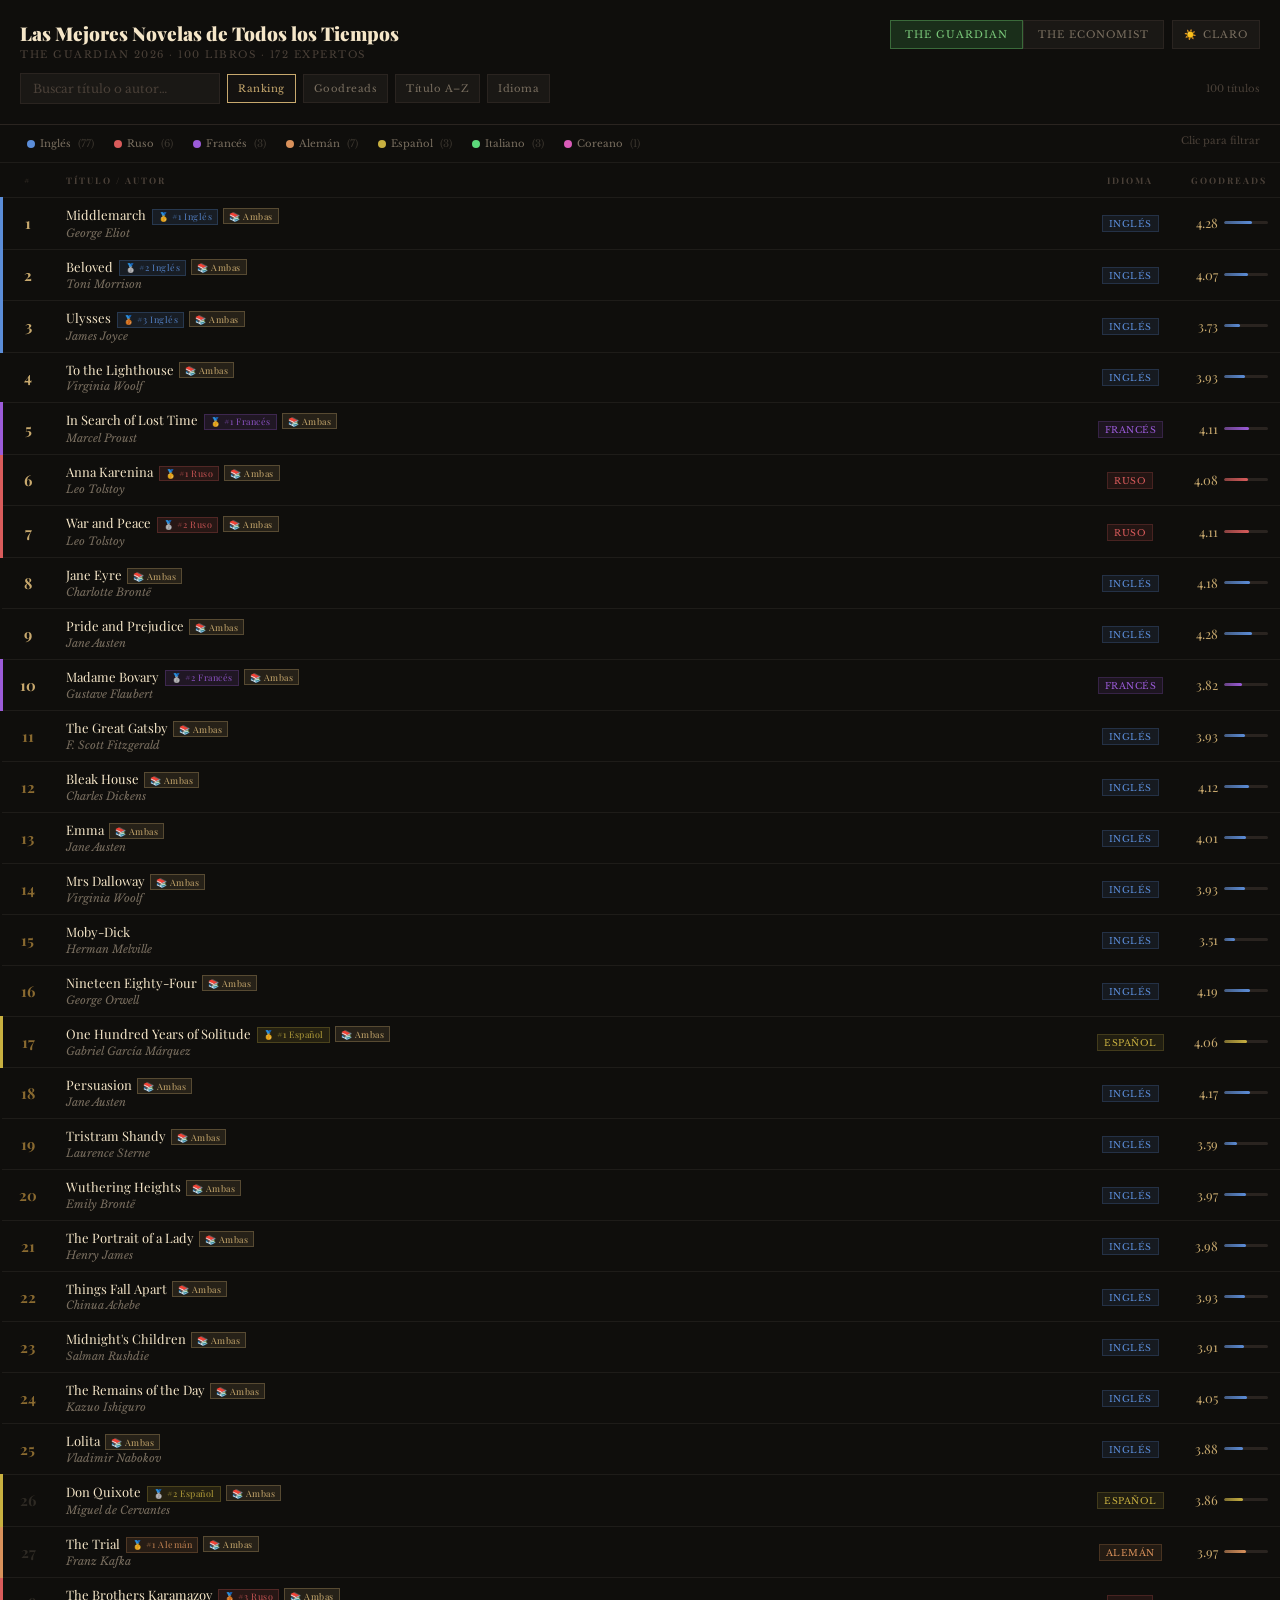
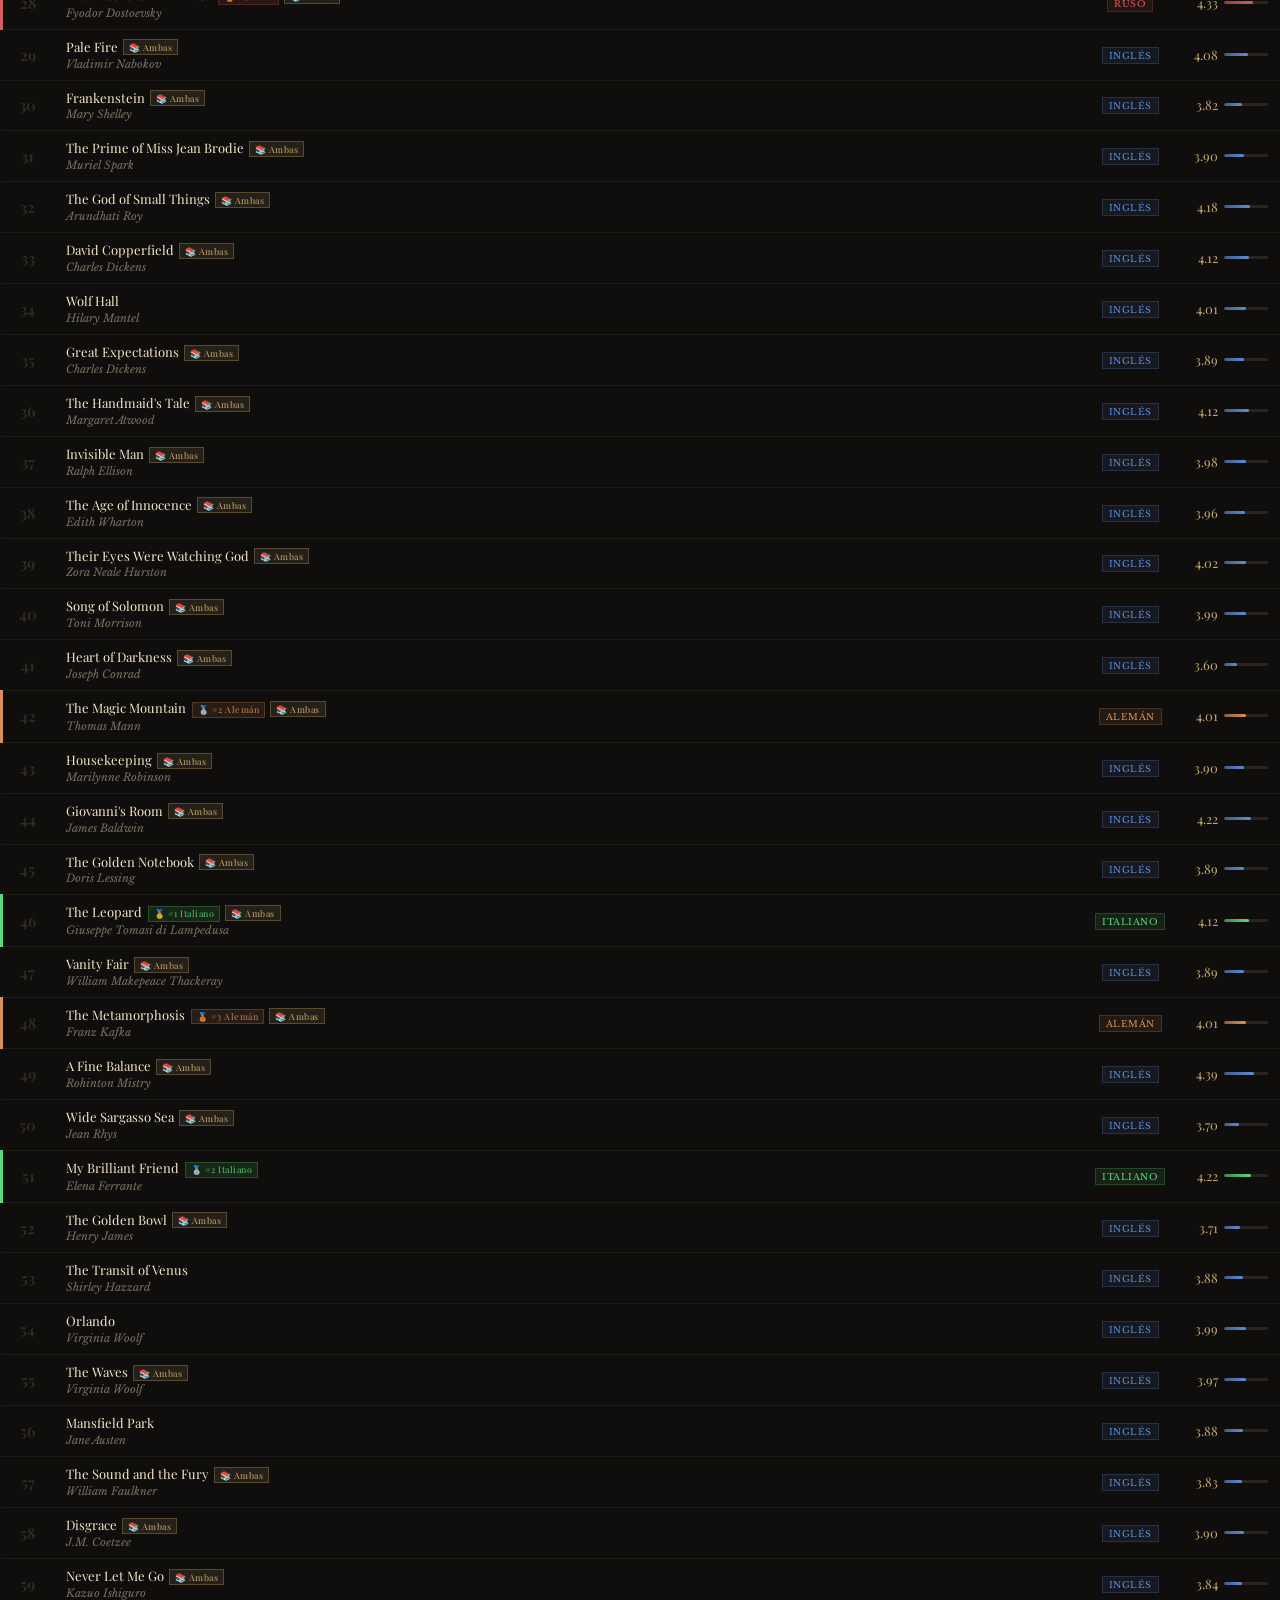
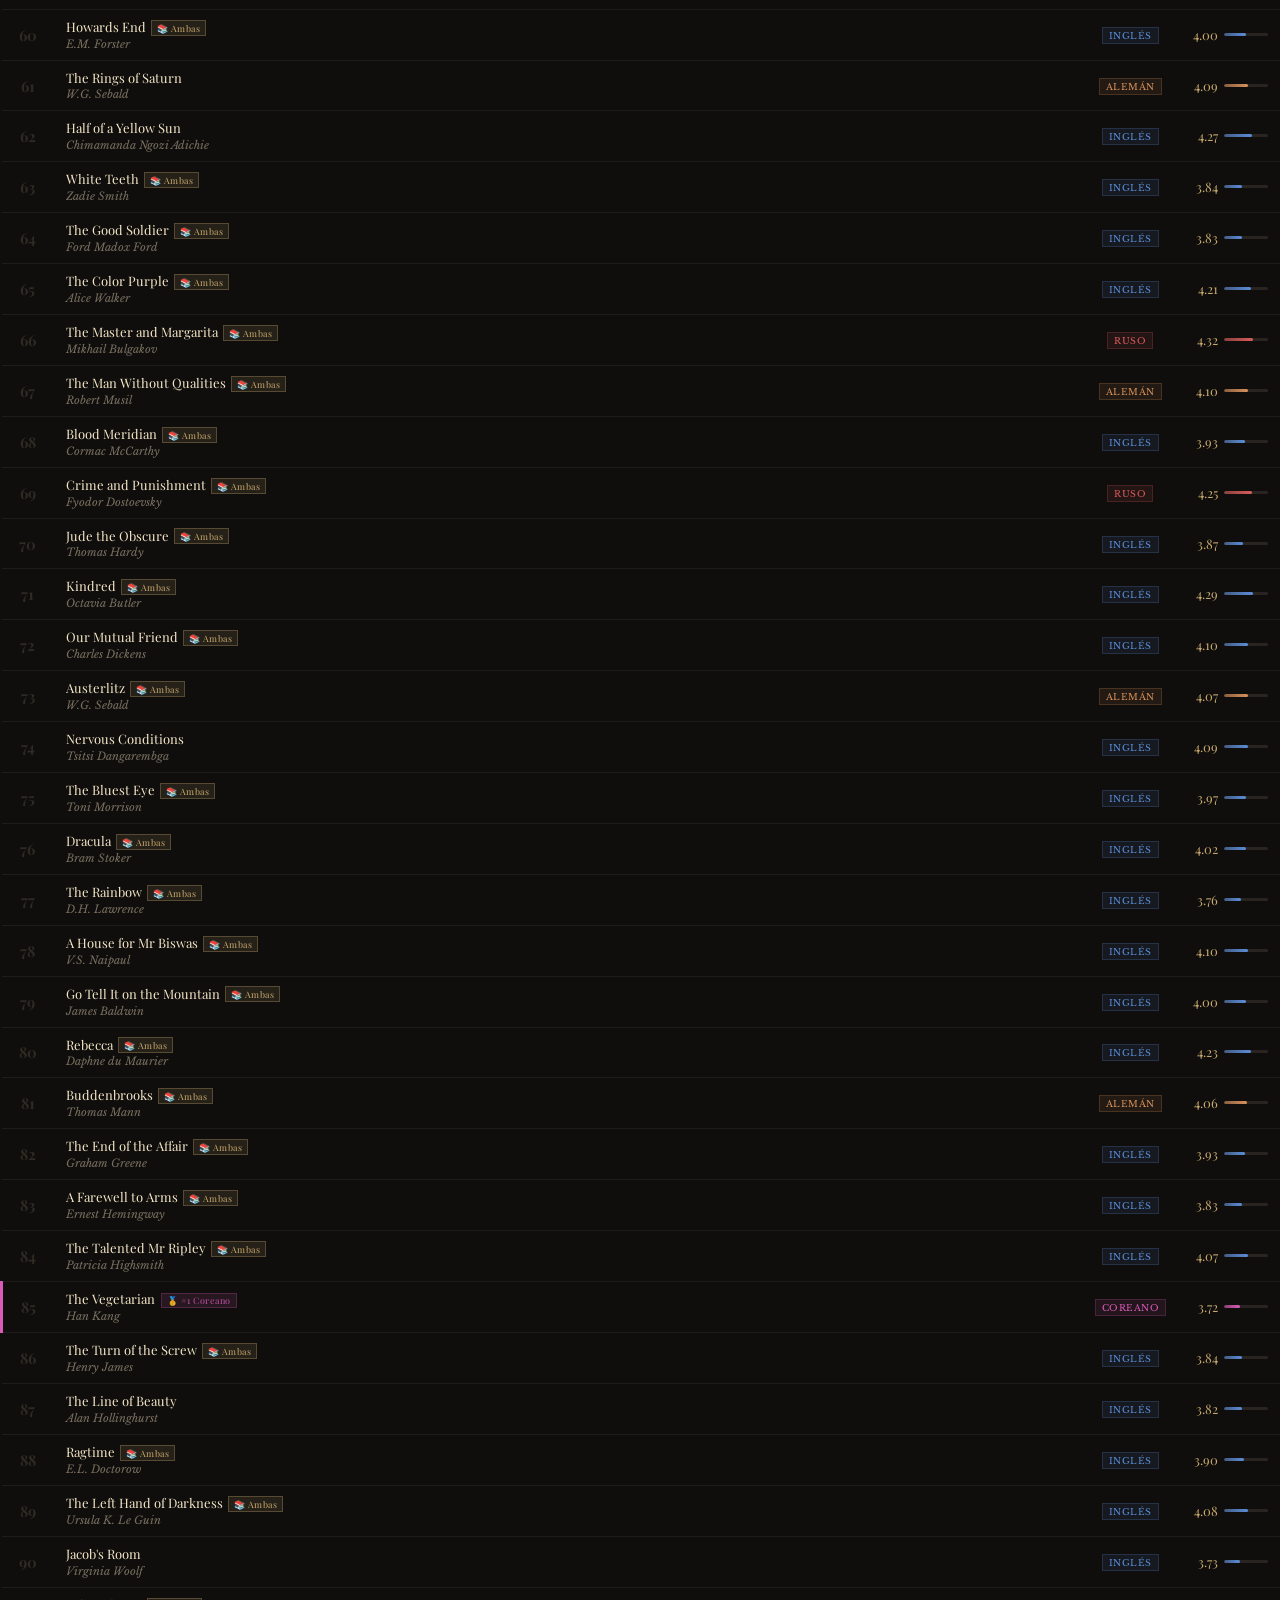
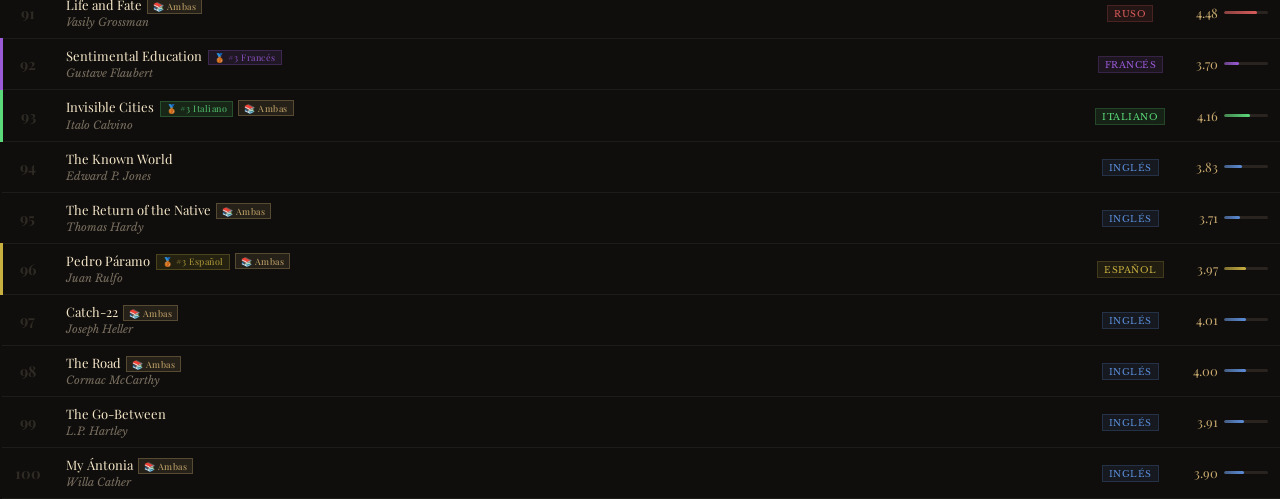
<file: legacy/index-2026-05.html>
<!DOCTYPE html>
<html lang="es">
<head>
<meta charset="UTF-8">
<meta name="viewport" content="width=device-width, initial-scale=1.0">
<title>Grandes Novelas · Guardian & Economist</title>
<style>
@import url('https://fonts.googleapis.com/css2?family=Playfair+Display:wght@400;700;900&family=Libre+Baskerville:ital,wght@0,400;0,700;1,400&display=swap');
*{box-sizing:border-box;margin:0;padding:0}
body.dark{--bg:#0f0e0c;--bg2:#1a1815;--bg3:#141210;--border:#2a2420;--border2:#1e1c19;--text:#e8e0d0;--text2:#7a6f60;--text3:#4a4038;--accent:#c8a96e;--accent2:#8a6a30;--heading:#f5e6c8;--muted:#2e2a24;--src-g:#3a6a3a;--src-e:#3a4a6a}
body.light{--bg:#faf8f4;--bg2:#f0ece4;--bg3:#f5f2ec;--border:#ddd8ce;--border2:#e8e4dc;--text:#2a2218;--text2:#7a6a58;--text3:#b0a898;--accent:#8a5a18;--accent2:#c8a96e;--heading:#1a1208;--muted:#c8c0b4;--src-g:#2a5a2a;--src-e:#2a3a5a}
body{background:var(--bg);color:var(--text);font-family:'Libre Baskerville',serif;min-height:100vh;font-size:13px;transition:background .25s,color .25s}
.header{padding:20px 20px 12px;border-bottom:1px solid var(--border);background:var(--bg);position:sticky;top:0;z-index:10;transition:background .25s,border-color .25s}
.header-row1{display:flex;align-items:flex-start;justify-content:space-between;gap:12px;margin-bottom:12px}
.titles h1{font-family:'Playfair Display',serif;font-size:19px;font-weight:900;color:var(--heading);margin-bottom:2px}
.titles p{font-size:10px;color:var(--text3);letter-spacing:1.5px;text-transform:uppercase}
.header-row2{display:flex;gap:7px;flex-wrap:wrap;align-items:center;margin-bottom:8px}
.header-row3{display:flex;gap:7px;flex-wrap:wrap;align-items:center}

/* Source toggle */
.src-btns{display:flex;gap:0;flex-shrink:0}
.src-btn{padding:7px 14px;font-family:'Libre Baskerville',serif;font-size:10px;letter-spacing:1px;text-transform:uppercase;cursor:pointer;border:1px solid var(--border);background:var(--bg2);color:var(--text2);transition:all .2s}
.src-btn:first-child{border-radius:0}
.src-btn.active-g{background:#1a2e1a;color:#7ac87a;border-color:#3a6a3a}
body.light .src-btn.active-g{background:#e8f4e8;color:#2a6a2a;border-color:#5a9a5a}
.src-btn.active-e{background:#1a1e2e;color:#7a9ac8;border-color:#3a4a6a}
body.light .src-btn.active-e{background:#e8ecf4;color:#2a3a7a;border-color:#4a5a9a}

/* Controls */
.search-box{background:var(--bg2);border:1px solid var(--border);color:var(--text);padding:7px 12px;font-family:'Libre Baskerville',serif;font-size:12px;width:200px;outline:none;transition:border-color .2s,background .25s}
.search-box:focus{border-color:var(--accent)}
.search-box::placeholder{color:var(--text3)}
.btn{background:var(--bg2);border:1px solid var(--border);color:var(--text2);padding:7px 10px;font-family:'Libre Baskerville',serif;font-size:10px;cursor:pointer;transition:all .2s;letter-spacing:.5px;white-space:nowrap}
.btn:hover,.btn.active{background:var(--bg3);color:var(--accent);border-color:var(--accent)}
.count{font-size:10px;color:var(--text3);margin-left:auto}

/* Theme toggle */
.theme-btn{display:flex;align-items:center;gap:6px;background:var(--bg2);border:1px solid var(--border);padding:6px 11px;cursor:pointer;font-family:'Libre Baskerville',serif;font-size:10px;color:var(--text2);letter-spacing:1px;text-transform:uppercase;transition:all .2s;white-space:nowrap}
.theme-btn:hover{border-color:var(--accent);color:var(--accent)}

/* Legend */
.legend{display:flex;gap:6px;flex-wrap:wrap;padding:9px 20px;border-bottom:1px solid var(--border2);background:var(--bg);transition:background .25s,border-color .25s}
.legend-item{display:flex;align-items:center;gap:5px;font-size:10px;color:var(--text2);cursor:pointer;padding:2px 6px;border:1px solid transparent;transition:all .15s}
.legend-item:hover,.legend-item.active{border-color:var(--border);color:var(--accent)}
.dot{width:8px;height:8px;border-radius:50%;flex-shrink:0}
.legend-hint{font-size:10px;color:var(--text3);margin-left:auto}

/* Table */
table{width:100%;border-collapse:collapse}
thead th{font-family:'Playfair Display',serif;font-size:9px;letter-spacing:2px;text-transform:uppercase;color:var(--text3);padding:11px 12px;border-bottom:1px solid var(--border2);text-align:left;cursor:pointer;user-select:none;white-space:nowrap;background:var(--bg);transition:color .2s,background .25s}
thead th:hover{color:var(--accent)}
thead th.sorted{color:var(--accent)}
thead th:first-child{width:52px;text-align:center}
th.right,td.right{text-align:center}
th.rtime{width:80px}
th.goodreads{width:100px}
th.lang{width:85px}
tbody tr{border-bottom:1px solid var(--border2);transition:background .1s}
tbody tr:hover{background:var(--bg3)}
tbody tr.top3-row{border-left:3px solid var(--lc,#888)}
td{padding:9px 12px;vertical-align:middle}

.rank{text-align:center;font-family:'Playfair Display',serif;font-size:15px;font-weight:700;color:var(--muted)}
.rank.t10{color:var(--accent)}
.rank.t25{color:var(--accent2)}

.t-title{font-family:'Playfair Display',serif;font-size:13px;color:var(--heading);line-height:1.3}
.t-author{font-size:11px;color:var(--text2);font-style:italic;margin-top:1px}
.badge{display:inline-flex;align-items:center;gap:3px;font-size:9px;padding:1px 5px;margin-left:6px;letter-spacing:.5px;vertical-align:middle;opacity:.9}
.both-badge{font-size:9px;padding:1px 5px;margin-left:5px;background:rgba(200,169,110,.12);color:var(--accent);border:1px solid rgba(200,169,110,.3);vertical-align:middle;letter-spacing:.5px}

.lang-tag{display:inline-block;font-size:9px;padding:2px 6px;letter-spacing:.5px;text-transform:uppercase}

.gr-wrap{display:inline-flex;align-items:center;gap:6px;justify-content:center}
.gr-num{font-family:'Playfair Display',serif;font-size:13px;color:var(--accent);min-width:28px;text-align:right}
.bar-bg{background:var(--border);height:3px;width:44px;border-radius:2px;overflow:hidden}
.bar-fill{height:100%;border-radius:2px}

.rt{font-family:'Playfair Display',serif;font-size:12px;color:var(--text2);text-align:center}

.no-results{padding:40px;text-align:center;color:var(--text3);font-style:italic}
</style>
</head>
<body class="dark">

<div class="header">
  <div class="header-row1">
    <div class="titles">
      <h1>Las Mejores Novelas de Todos los Tiempos</h1>
      <p id="subtitle">The Guardian 2026 · 100 libros · 172 expertos</p>
    </div>
    <div style="display:flex;gap:8px;flex-shrink:0;flex-wrap:wrap;justify-content:flex-end">
      <div class="src-btns">
        <button class="src-btn active-g" id="btn-g" onclick="setSource('g')">The Guardian</button>
        <button class="src-btn" id="btn-e" onclick="setSource('e')">The Economist</button>
      </div>
      <button class="theme-btn" onclick="toggleTheme()"><span id="t-icon">☀️</span><span id="t-label">Claro</span></button>
    </div>
  </div>
  <div class="header-row2">
    <input class="search-box" type="text" id="search" placeholder="Buscar título o autor…" oninput="render()">
    <button class="btn active" id="btn-rank" onclick="setSort('rank')">Ranking</button>
    <button class="btn" id="btn-rating" onclick="setSort('rating')">Goodreads</button>
    <button class="btn" id="btn-title" onclick="setSort('title')">Título A–Z</button>
    <button class="btn" id="btn-lang" onclick="setSort('lang')">Idioma</button>
    <button class="btn" id="btn-rt" onclick="setSort('rt')" style="display:none">Lectura</button>
    <span class="count" id="count">— títulos</span>
  </div>
</div>
<div class="legend" id="legend"></div>

<table>
  <thead>
    <tr>
      <th onclick="setSort('rank')">#</th>
      <th onclick="setSort('title')">Título / Autor</th>
      <th class="lang right" onclick="setSort('lang')">Idioma</th>
      <th class="goodreads right" onclick="setSort('rating')">Goodreads</th>
      <th class="rtime right" id="th-rt" onclick="setSort('rt')" style="display:none">Lectura</th>
    </tr>
  </thead>
  <tbody id="tbody"></tbody>
</table>
<div class="no-results" id="no-results" style="display:none">Sin resultados.</div>

<script>
const LANGS={
  en:{label:'Inglés',  color:'#5b8dd9'},
  ru:{label:'Ruso',    color:'#d95b5b'},
  fr:{label:'Francés', color:'#9b5bd9'},
  de:{label:'Alemán',  color:'#d9915b'},
  es:{label:'Español', color:'#c8b040'},
  it:{label:'Italiano',color:'#5bd97a'},
  ko:{label:'Coreano', color:'#d95bb8'},
  ja:{label:'Japonés', color:'#e8a0b0'},
  el:{label:'Griego',  color:'#60c8c0'},
  la:{label:'Latín',   color:'#a8987a'},
  ot:{label:'Otros',   color:'#888888'},
};
const MEDALS=['🥇','🥈','🥉'];

// Guardian: [rank, title, author, rating, lang]
const G=[
[1,"Middlemarch","George Eliot",4.28,'en'],
[2,"Beloved","Toni Morrison",4.07,'en'],
[3,"Ulysses","James Joyce",3.73,'en'],
[4,"To the Lighthouse","Virginia Woolf",3.93,'en'],
[5,"In Search of Lost Time","Marcel Proust",4.11,'fr'],
[6,"Anna Karenina","Leo Tolstoy",4.08,'ru'],
[7,"War and Peace","Leo Tolstoy",4.11,'ru'],
[8,"Jane Eyre","Charlotte Brontë",4.18,'en'],
[9,"Pride and Prejudice","Jane Austen",4.28,'en'],
[10,"Madame Bovary","Gustave Flaubert",3.82,'fr'],
[11,"The Great Gatsby","F. Scott Fitzgerald",3.93,'en'],
[12,"Bleak House","Charles Dickens",4.12,'en'],
[13,"Emma","Jane Austen",4.01,'en'],
[14,"Mrs Dalloway","Virginia Woolf",3.93,'en'],
[15,"Moby-Dick","Herman Melville",3.51,'en'],
[16,"Nineteen Eighty-Four","George Orwell",4.19,'en'],
[17,"One Hundred Years of Solitude","Gabriel García Márquez",4.06,'es'],
[18,"Persuasion","Jane Austen",4.17,'en'],
[19,"Tristram Shandy","Laurence Sterne",3.59,'en'],
[20,"Wuthering Heights","Emily Brontë",3.97,'en'],
[21,"The Portrait of a Lady","Henry James",3.98,'en'],
[22,"Things Fall Apart","Chinua Achebe",3.93,'en'],
[23,"Midnight's Children","Salman Rushdie",3.91,'en'],
[24,"The Remains of the Day","Kazuo Ishiguro",4.05,'en'],
[25,"Lolita","Vladimir Nabokov",3.88,'en'],
[26,"Don Quixote","Miguel de Cervantes",3.86,'es'],
[27,"The Trial","Franz Kafka",3.97,'de'],
[28,"The Brothers Karamazov","Fyodor Dostoevsky",4.33,'ru'],
[29,"Pale Fire","Vladimir Nabokov",4.08,'en'],
[30,"Frankenstein","Mary Shelley",3.82,'en'],
[31,"The Prime of Miss Jean Brodie","Muriel Spark",3.90,'en'],
[32,"The God of Small Things","Arundhati Roy",4.18,'en'],
[33,"David Copperfield","Charles Dickens",4.12,'en'],
[34,"Wolf Hall","Hilary Mantel",4.01,'en'],
[35,"Great Expectations","Charles Dickens",3.89,'en'],
[36,"The Handmaid's Tale","Margaret Atwood",4.12,'en'],
[37,"Invisible Man","Ralph Ellison",3.98,'en'],
[38,"The Age of Innocence","Edith Wharton",3.96,'en'],
[39,"Their Eyes Were Watching God","Zora Neale Hurston",4.02,'en'],
[40,"Song of Solomon","Toni Morrison",3.99,'en'],
[41,"Heart of Darkness","Joseph Conrad",3.60,'en'],
[42,"The Magic Mountain","Thomas Mann",4.01,'de'],
[43,"Housekeeping","Marilynne Robinson",3.90,'en'],
[44,"Giovanni's Room","James Baldwin",4.22,'en'],
[45,"The Golden Notebook","Doris Lessing",3.89,'en'],
[46,"The Leopard","Giuseppe Tomasi di Lampedusa",4.12,'it'],
[47,"Vanity Fair","William Makepeace Thackeray",3.89,'en'],
[48,"The Metamorphosis","Franz Kafka",4.01,'de'],
[49,"A Fine Balance","Rohinton Mistry",4.39,'en'],
[50,"Wide Sargasso Sea","Jean Rhys",3.70,'en'],
[51,"My Brilliant Friend","Elena Ferrante",4.22,'it'],
[52,"The Golden Bowl","Henry James",3.71,'en'],
[53,"The Transit of Venus","Shirley Hazzard",3.88,'en'],
[54,"Orlando","Virginia Woolf",3.99,'en'],
[55,"The Waves","Virginia Woolf",3.97,'en'],
[56,"Mansfield Park","Jane Austen",3.88,'en'],
[57,"The Sound and the Fury","William Faulkner",3.83,'en'],
[58,"Disgrace","J.M. Coetzee",3.90,'en'],
[59,"Never Let Me Go","Kazuo Ishiguro",3.84,'en'],
[60,"Howards End","E.M. Forster",4.00,'en'],
[61,"The Rings of Saturn","W.G. Sebald",4.09,'de'],
[62,"Half of a Yellow Sun","Chimamanda Ngozi Adichie",4.27,'en'],
[63,"White Teeth","Zadie Smith",3.84,'en'],
[64,"The Good Soldier","Ford Madox Ford",3.83,'en'],
[65,"The Color Purple","Alice Walker",4.21,'en'],
[66,"The Master and Margarita","Mikhail Bulgakov",4.32,'ru'],
[67,"The Man Without Qualities","Robert Musil",4.10,'de'],
[68,"Blood Meridian","Cormac McCarthy",3.93,'en'],
[69,"Crime and Punishment","Fyodor Dostoevsky",4.25,'ru'],
[70,"Jude the Obscure","Thomas Hardy",3.87,'en'],
[71,"Kindred","Octavia Butler",4.29,'en'],
[72,"Our Mutual Friend","Charles Dickens",4.10,'en'],
[73,"Austerlitz","W.G. Sebald",4.07,'de'],
[74,"Nervous Conditions","Tsitsi Dangarembga",4.09,'en'],
[75,"The Bluest Eye","Toni Morrison",3.97,'en'],
[76,"Dracula","Bram Stoker",4.02,'en'],
[77,"The Rainbow","D.H. Lawrence",3.76,'en'],
[78,"A House for Mr Biswas","V.S. Naipaul",4.10,'en'],
[79,"Go Tell It on the Mountain","James Baldwin",4.00,'en'],
[80,"Rebecca","Daphne du Maurier",4.23,'en'],
[81,"Buddenbrooks","Thomas Mann",4.06,'de'],
[82,"The End of the Affair","Graham Greene",3.93,'en'],
[83,"A Farewell to Arms","Ernest Hemingway",3.83,'en'],
[84,"The Talented Mr Ripley","Patricia Highsmith",4.07,'en'],
[85,"The Vegetarian","Han Kang",3.72,'ko'],
[86,"The Turn of the Screw","Henry James",3.84,'en'],
[87,"The Line of Beauty","Alan Hollinghurst",3.82,'en'],
[88,"Ragtime","E.L. Doctorow",3.90,'en'],
[89,"The Left Hand of Darkness","Ursula K. Le Guin",4.08,'en'],
[90,"Jacob's Room","Virginia Woolf",3.73,'en'],
[91,"Life and Fate","Vasily Grossman",4.48,'ru'],
[92,"Sentimental Education","Gustave Flaubert",3.70,'fr'],
[93,"Invisible Cities","Italo Calvino",4.16,'it'],
[94,"The Known World","Edward P. Jones",3.83,'en'],
[95,"The Return of the Native","Thomas Hardy",3.71,'en'],
[96,"Pedro Páramo","Juan Rulfo",3.97,'es'],
[97,"Catch-22","Joseph Heller",4.01,'en'],
[98,"The Road","Cormac McCarthy",4.00,'en'],
[99,"The Go-Between","L.P. Hartley",3.91,'en'],
[100,"My Ántonia","Willa Cather",3.90,'en'],
];

// Economist: [rank, title, author, rating, lang, readMins]
const E=[
[1,"One Hundred Years of Solitude","Gabriel García Márquez",4.06,'es',460],
[2,"The Great Gatsby","F. Scott Fitzgerald",3.93,'en',171],
[3,"Ulysses","James Joyce",3.73,'en',894],
[4,"The Catcher in the Rye","J.D. Salinger",3.80,'en',276],
[5,"Nineteen Eighty-Four","George Orwell",4.19,'en',335],
[6,"In Search of Lost Time","Marcel Proust",4.11,'fr',4547],
[7,"Lolita","Vladimir Nabokov",3.88,'en',365],
[8,"To Kill a Mockingbird","Harper Lee",4.27,'en',335],
[9,"Moby Dick","Herman Melville",3.51,'en',719],
[10,"Pride and Prejudice","Jane Austen",4.28,'en',435],
[11,"Wuthering Heights","Emily Brontë",3.97,'en',397],
[12,"Don Quixote","Miguel de Cervantes",3.86,'es',1434],
[13,"Crime and Punishment","Fyodor Dostoevsky",4.25,'ru',688],
[14,"Anna Karenina","Leo Tolstoy",4.08,'ru',1176],
[15,"The Grapes of Wrath","John Steinbeck",3.99,'en',625],
[16,"War and Peace","Leo Tolstoy",4.11,'ru',1868],
[17,"The Lord of the Rings","J.R.R. Tolkien",4.51,'en',1873],
[18,"Catch-22","Joseph Heller",4.01,'en',633],
[19,"Madame Bovary","Gustave Flaubert",3.82,'fr',396],
[20,"Jane Eyre","Charlotte Brontë",4.18,'en',625],
[21,"The Sound and the Fury","William Faulkner",3.83,'en',314],
[22,"Alice's Adventures in Wonderland","Lewis Carroll",4.02,'en',99],
[23,"Middlemarch","George Eliot",4.28,'en',1065],
[24,"Adventures of Huckleberry Finn","Mark Twain",3.84,'en',380],
[25,"Heart of Darkness","Joseph Conrad",3.60,'en',137],
[26,"Beloved","Toni Morrison",4.07,'en',319],
[27,"The Divine Comedy","Dante Alighieri",4.07,'it',372],
[28,"Invisible Man","Ralph Ellison",3.98,'en',718],
[29,"The Odyssey","Homer",4.03,'el',442],
[30,"Frankenstein","Mary Shelley",3.82,'en',256],
[31,"The Stranger","Albert Camus",3.99,'fr',117],
[32,"The Brothers Karamazov","Fyodor Dostoevsky",4.33,'ru',1180],
[33,"Great Expectations","Charles Dickens",3.89,'en',625],
[34,"The Bible","-",4.50,'ot',2467],
[35,"To the Lighthouse","Virginia Woolf",3.93,'en',233],
[36,"Mrs Dalloway","Virginia Woolf",3.93,'en',222],
[37,"The Iliad","Homer",3.89,'el',641],
[38,"Midnight's Children","Salman Rushdie",3.91,'en',814],
[39,"The Trial","Franz Kafka",3.97,'de',289],
[40,"On the Road","Jack Kerouac",3.76,'en',446],
[41,"The Master and Margarita","Mikhail Bulgakov",4.32,'ru',496],
[42,"Brave New World","Aldous Huxley",3.99,'en',199],
[43,"The Magic Mountain","Thomas Mann",4.01,'de',1107],
[44,"Gulliver's Travels","Jonathan Swift",3.69,'en',350],
[45,"David Copperfield","Charles Dickens",4.12,'en',1193],
[46,"Les Misérables","Victor Hugo",4.21,'fr',1895],
[47,"Gone with the Wind","Margaret Mitchell",4.28,'en',1397],
[48,"The Sun Also Rises","Ernest Hemingway",3.74,'en',237],
[49,"Their Eyes Were Watching God","Zora Neale Hurston",4.02,'en',206],
[50,"Things Fall Apart","Chinua Achebe",3.93,'en',214],
[51,"The Color Purple","Alice Walker",4.21,'en',248],
[52,"The Red and the Black","Stendhal",3.77,'fr',656],
[53,"A Passage to India","E.M. Forster",3.87,'en',349],
[54,"Slaughterhouse-Five","Kurt Vonnegut",4.10,'en',192],
[55,"Lord of the Flies","William Golding",3.69,'en',211],
[56,"Absalom, Absalom!","William Faulkner",3.80,'en',420],
[57,"Rebecca","Daphne du Maurier",4.23,'en',485],
[58,"The Scarlet Letter","Nathaniel Hawthorne",3.42,'en',290],
[59,"Tristram Shandy","Laurence Sterne",3.59,'en',587],
[60,"The Diary of a Young Girl","Anne Frank",4.16,'de',357],
[61,"Silent Spring","Rachel Carson",4.16,'en',278],
[62,"The Little Prince","Antoine de Saint-Exupéry",4.30,'fr',54],
[63,"The Portrait of a Lady","Henry James",3.98,'en',400],
[64,"Candide","Voltaire",3.77,'fr',130],
[65,"Little Women","Louisa May Alcott",4.09,'en',652],
[66,"One Thousand and One Nights","-",3.94,'ot',319],
[67,"As I Lay Dying","William Faulkner",3.74,'en',194],
[68,"A Portrait of the Artist as a Young Man","James Joyce",3.76,'en',293],
[69,"Native Son","Richard Wright",3.97,'en',526],
[70,"The Handmaid's Tale","Margaret Atwood",4.12,'en',334],
[71,"Walden","Henry David Thoreau",3.84,'en',257],
[72,"Vanity Fair","William Makepeace Thackeray",3.89,'en',1018],
[73,"The Hitchhiker's Guide to the Galaxy","Douglas Adams",4.22,'en',175],
[74,"Animal Farm","George Orwell",3.98,'en',106],
[75,"The Aeneid","Virgil",3.91,'la',369],
[76,"In Cold Blood","Truman Capote",4.09,'en',435],
[77,"Robinson Crusoe","Daniel Defoe",3.52,'en',413],
[78,"The Bell Jar","Sylvia Plath",4.01,'en',218],
[79,"For Whom the Bell Tolls","Ernest Hemingway",3.83,'en',619],
[80,"Oedipus the King","Sophocles",4.02,'el',57],
[81,"The Old Man and the Sea","Ernest Hemingway",3.82,'en',89],
[82,"Tess of the d'Urbervilles","Thomas Hardy",3.83,'en',510],
[83,"Hamlet","William Shakespeare",4.03,'en',107],
[84,"Faust","Johann Wolfgang von Goethe",3.89,'de',329],
[85,"Dracula","Bram Stoker",4.02,'en',548],
[86,"The Prince","Niccolo Machiavelli",3.89,'it',177],
[87,"A Clockwork Orange","Anthony Burgess",4.01,'en',217],
[88,"The Age of Innocence","Edith Wharton",3.96,'en',348],
[89,"Leaves of Grass","Walt Whitman",4.14,'en',416],
[90,"Pale Fire","Vladimir Nabokov",4.08,'en',261],
[91,"Tom Jones","Henry Fielding",3.67,'en',1179],
[92,"The Picture of Dorian Gray","Oscar Wilde",4.10,'en',273],
[93,"The Tin Drum","Günter Grass",3.99,'de',790],
[94,"The Golden Notebook","Doris Lessing",3.89,'en',843],
[95,"Emma","Jane Austen",4.01,'en',565],
[96,"Waiting for Godot","Samuel Beckett",3.93,'fr',52],
[97,"The Leopard","Giuseppe Tomasi di Lampedusa",4.12,'it',298],
[98,"One Flew Over the Cuckoo's Nest","Ken Kesey",4.20,'en',415],
[99,"Charlotte's Web","E.B. White",4.19,'en',132],
[100,"All Quiet on the Western Front","Erich Maria Remarque",4.17,'de',266],
[101,"Fictions","Jorge Luis Borges",4.50,'es',149],
[102,"The Big Sleep","Raymond Chandler",3.98,'en',227],
[103,"The Canterbury Tales","Geoffrey Chaucer",3.84,'en',814],
[104,"Treasure Island","Robert Louis Stevenson",3.85,'en',239],
[105,"The Count of Monte Cristo","Alexandre Dumas",4.30,'fr',1547],
[106,"Fahrenheit 451","Ray Bradbury",3.99,'en',163],
[107,"Paradise Lost","John Milton",3.82,'en',278],
[108,"The Name of the Rose","Umberto Eco",4.14,'it',653],
[109,"The Idiot","Fyodor Dostoevsky",4.20,'ru',815],
[110,"Dune","Frank Herbert",4.27,'en',539],
[111,"Essays","Michel de Montaigne",4.05,'fr',1327],
[112,"Love in the Time of Cholera","Gabriel García Márquez",3.90,'es',511],
[113,"Wide Sargasso Sea","Jean Rhys",3.70,'en',175],
[114,"The Unbearable Lightness of Being","Milan Kundera",4.15,'ot',289],
[115,"The Stories of Anton Chekhov","Anton Chekhov",4.35,'ru',102],
[116,"A Farewell to Arms","Ernest Hemingway",3.83,'en',314],
[117,"The Good Soldier","Ford Madox Ford",3.83,'en',261],
[118,"My Ántonia","Willa Cather",3.90,'en',259],
[119,"Under the Volcano","Malcolm Lowry",3.83,'en',455],
[120,"On the Origin of Species","Charles Darwin",4.15,'en',529],
[121,"Complete Tales and Poems of Edgar Allan Poe","Edgar Allan Poe",4.20,'en',932],
[122,"The Hound of the Baskervilles","Arthur Conan Doyle",4.11,'en',208],
[123,"The Metamorphosis","Franz Kafka",4.01,'de',53],
[124,"Journey to the End of the Night","Louis-Ferdinand Céline",3.82,'fr',570],
[125,"Sons and Lovers","D.H. Lawrence",3.70,'en',544],
[126,"First Folio","William Shakespeare",4.20,'en',2730],
[127,"The Wind in the Willows","Kenneth Grahame",4.03,'en',205],
[128,"The Heart Is a Lonely Hunter","Carson McCullers",4.22,'en',426],
[129,"Doctor Zhivago","Boris Pasternak",4.02,'ru',754],
[130,"The Second Sex","Simone de Beauvoir",4.11,'fr',971],
[131,"Rabbit, Run","John Updike",3.66,'en',366],
[132,"Fathers and Sons","Ivan Turgenev",4.07,'ru',276],
[133,"The Castle","Franz Kafka",3.97,'de',372],
[134,"Harry Potter and the Philosopher's Stone","J.K. Rowling",4.47,'en',292],
[135,"The Plague","Albert Camus",3.97,'fr',319],
[136,"Dead Souls","Nikolai Gogol",4.01,'ru',483],
[137,"Song of Solomon","Toni Morrison",3.99,'en',320],
[138,"Antigone","Sophocles",4.00,'el',53],
[139,"Lord Jim","Joseph Conrad",3.80,'en',443],
[140,"The Autobiography of Malcolm X","Alex Haley",4.29,'en',463],
[141,"The Maltese Falcon","Dashiell Hammett",3.98,'en',245],
[142,"The Republic","Plato",4.07,'el',436],
[143,"The Interpretation of Dreams","Sigmund Freud",3.93,'de',698],
[144,"The Man Without Qualities","Robert Musil",4.10,'de',1820],
[145,"Demons","Fyodor Dostoevsky",4.19,'ru',820],
[146,"Orlando: A Biography","Virginia Woolf",3.99,'en',239],
[147,"Steppenwolf","Hermann Hesse",4.00,'de',221],
[148,"Confessions","St. Augustine",4.10,'la',383],
[149,"Buddenbrooks","Thomas Mann",4.06,'de',792],
[150,"The House of Mirth","Edith Wharton",3.97,'en',441],
[151,"Portnoy's Complaint","Philip Roth",3.69,'en',262],
[152,"The Spy Who Came in from the Cold","John le Carré",4.13,'en',228],
[153,"Doctor Faustus","Thomas Mann",3.90,'de',359],
[154,"The Talented Mr. Ripley","Patricia Highsmith",4.07,'en',303],
[155,"The Tale of Genji","Murasaki Shikibu",3.50,'ja',338],
[156,"I Know Why the Caged Bird Sings","Maya Angelou",4.14,'en',302],
[157,"The Three Musketeers","Alexandre Dumas",4.10,'fr',775],
[158,"Howards End","E.M. Forster",4.00,'en',372],
[159,"The Call of the Wild","Jack London",3.90,'en',116],
[160,"The Long Goodbye","Raymond Chandler",4.07,'en',320],
[161,"Bleak House","Charles Dickens",4.12,'en',1188],
[162,"An American Tragedy","Theodore Dreiser",3.69,'en',1109],
[163,"Light in August","William Faulkner",3.84,'en',483],
[164,"The Woman in White","Wilkie Collins",4.11,'en',826],
[165,"Winnie the Pooh","A.A. Milne",4.25,'en',79],
[166,"All the King's Men","Robert Penn Warren",4.01,'en',761],
[167,"The House of the Spirits","Isabel Allende",4.21,'es',486],
[168,"Tender Is the Night","F. Scott Fitzgerald",3.72,'en',378],
[169,"The Double Helix","James D. Watson",3.96,'en',130],
[170,"Franz Kafka: The Complete Stories","Franz Kafka",4.23,'de',486],
[171,"Fear and Loathing in Las Vegas","Hunter S. Thompson",3.97,'en',193],
[172,"Blood Meridian","Cormac McCarthy",3.93,'en',376],
[173,"Uncle Tom's Cabin","Harriet Beecher Stowe",3.84,'en',613],
[174,"Brideshead Revisited","Evelyn Waugh",4.11,'en',367],
[175,"A Confederacy of Dunces","John Kennedy Toole",4.07,'en',418],
[176,"A Room of One's Own","Virginia Woolf",4.13,'en',152],
[177,"The Complete Stories of Flannery O'Connor","Flannery O'Connor",4.18,'en',553],
[178,"The Shining","Stephen King",4.26,'en',563],
[179,"Watership Down","Richard Adams",4.10,'en',523],
[180,"The Structure of Scientific Revolutions","Thomas Kuhn",3.95,'en',298],
[181,"The Adventures of Augie March","Saul Bellow",3.82,'en',765],
[182,"Gravity's Rainbow","Thomas Pynchon",3.88,'en',1031],
[183,"The Jungle","Upton Sinclair",3.75,'en',180],
[184,"Lady Chatterley's Lover","D.H. Lawrence",3.65,'en',403],
[185,"The Time Machine","H.G. Wells",3.85,'en',118],
[186,"The Remains of the Day","Kazuo Ishiguro",4.05,'en',242],
[187,"One Day in the Life of Ivan Denisovich","Aleksandr Solzhenitsyn",4.05,'ru',167],
[188,"The Hobbit","J.R.R. Tolkien",4.28,'en',336],
[189,"Poems of Emily Dickinson","Emily Dickinson",4.28,'en',120],
[190,"The Secret History","Donna Tartt",4.18,'en',637],
[191,"The Prime of Miss Jean Brodie","Muriel Spark",3.90,'en',131],
[192,"The Moviegoer","Walker Percy",3.70,'en',660],
[193,"The Gulag Archipelago","Aleksandr Solzhenitsyn",4.46,'ru',2200],
[194,"Nostromo","Joseph Conrad",3.85,'en',578],
[195,"And Then There Were None","Agatha Christie",4.24,'en',198],
[196,"Communist Manifesto","Karl Marx & Friedrich Engels",3.91,'de',48],
[197,"Herzog","Saul Bellow",3.74,'en',425],
[198,"The Waste Land","T.S. Eliot",3.88,'en',26],
[199,"A Wizard of Earthsea","Ursula K. Le Guin",4.19,'en',235],
[200,"The Awakening","Kate Chopin",3.76,'en',224],
[201,"Gargantua and Pantagruel","François Rabelais",3.59,'fr',1077],
[202,"U.S.A. Trilogy","John Dos Passos",3.97,'en',1033],
[203,"A Wrinkle In Time","Madeleine L'Engle",4.12,'en',182],
[204,"A House for Mr. Biswas","V.S. Naipaul",4.10,'en',694],
[205,"Decameron","Giovanni Boccaccio",3.96,'it',1036],
[206,"A Tree Grows in Brooklyn","Betty Smith",4.28,'en',500],
[207,"Father Goriot","Honoré de Balzac",3.97,'fr',355],
[208,"The Ambassadors","Henry James",3.73,'en',550],
[209,"Atonement","Ian McEwan",3.95,'en',415],
[210,"The Lion, The Witch and the Wardrobe","C.S. Lewis",4.22,'en',136],
[211,"Dangerous Liaisons","Pierre Choderlos de Laclos",3.89,'fr',513],
[212,"Fairy Tales and Stories","Hans Christian Andersen",4.16,'ot',1144],
[213,"The Pickwick Papers","Charles Dickens",3.90,'en',1010],
[214,"Kim","Rudyard Kipling",3.74,'en',359],
[215,"Housekeeping","Marilynne Robinson",3.90,'en',209],
[216,"White Teeth","Zadie Smith",3.84,'en',612],
[217,"Collected Poems of W.B. Yeats","William Butler Yeats",4.31,'en',83],
[218,"Medea","Euripides",3.89,'el',80],
[219,"Of Mice and Men","John Steinbeck",3.89,'en',101],
[220,"War of the Worlds","H.G. Wells",3.90,'en',210],
[221,"The World According to Garp","John Irving",4.13,'en',645],
[222,"The Corrections","Jonathan Franzen",3.75,'en',644],
[223,"Atlas Shrugged","Ayn Rand",3.69,'en',1564],
[224,"Macbeth","William Shakespeare",3.98,'en',71],
[225,"The God of Small Things","Arundhati Roy",4.18,'en',347],
[226,"Tropic of Cancer","Henry Miller",3.40,'en',301],
[227,"The Stand","Stephen King",4.35,'en',1622],
[228,"Women in Love","D.H. Lawrence",3.65,'en',566],
[229,"The Adventures of Tom Sawyer","Mark Twain",3.92,'en',246],
[230,"Cold Comfort Farm","Stella Gibbons",4.02,'en',279],
[231,"Jude the Obscure","Thomas Hardy",3.87,'en',492],
[232,"The Once and Future King","T.H. White",4.17,'en',1056],
[233,"The Strange Case of Dr. Jekyll and Mr. Hyde","Robert Louis Stevenson",3.89,'en',96],
[234,"Babbitt","Sinclair Lewis",3.49,'en',419],
[235,"The Complete Sherlock Holmes","Arthur Conan Doyle",4.40,'en',2186],
[236,"Siddhartha","Hermann Hesse",4.07,'de',141],
[237,"A Tale of Two Cities","Charles Dickens",3.91,'en',463],
[238,"Lucky Jim","Kingsley Amis",3.78,'en',284],
[239,"Democracy in America","Alexis de Tocqueville",4.06,'fr',636],
[240,"The Charterhouse of Parma","Stendhal",3.84,'fr',411],
[241,"Molloy","Samuel Beckett",3.88,'fr',212],
[242,"The Good Soldier Svejk","Jaroslav Hašek",4.01,'ot',918],
[243,"Bonfire of the Vanities","Tom Wolfe",3.96,'en',829],
[244,"The Life of Samuel Johnson","James Boswell",3.94,'en',978],
[245,"Disgrace","J.M. Coetzee",3.90,'en',225],
[246,"American Pastoral","Philip Roth",3.97,'en',526],
[247,"Man's Fate","André Malraux",3.83,'fr',367],
[248,"Foundation","Isaac Asimov",4.20,'en',258],
[249,"Oedipus at Colonus","Sophocles",3.92,'el',101],
[250,"Oresteia","Aeschylus",3.96,'el',108],
[251,"If This Is a Man","Primo Levi",4.36,'it',454],
[252,"Neuromancer","William Gibson",3.98,'en',332],
[253,"The Mayor of Casterbridge","Thomas Hardy",3.82,'en',394],
[254,"The Amazing Adventures of Kavalier and Clay","Michael Chabon",4.16,'en',793],
[255,"Nausea","Jean Paul Sartre",3.90,'fr',272],
[256,"Confessions of Zeno","Italo Svevo",3.75,'it',545],
[257,"The Things They Carried","Tim O'Brien",4.21,'en',235],
[258,"King Lear","William Shakespeare",4.02,'en',82],
[259,"Go Tell It on the Mountain","James Baldwin",4.00,'en',280],
[260,"Giovanni's Room","James Baldwin",4.22,'en',175],
[261,"The Murder of Roger Ackroyd","Agatha Christie",4.21,'en',246],
[262,"The Counterfeiters","André Gide",3.69,'fr',247],
[263,"A Sentimental Education","Gustave Flaubert",3.70,'fr',499],
[264,"Are You There God? It's Me, Margaret","Judy Blume",3.97,'en',105],
[265,"Ivanhoe","Sir Walter Scott",3.71,'en',606],
[266,"Possession","A.S. Byatt",3.87,'en',600],
[267,"Of Human Bondage","W. Somerset Maugham",4.02,'en',875],
[268,"The Chronicles of Narnia","C.S. Lewis",4.34,'en',1156],
[269,"Anne of Green Gables","L.M. Montgomery",4.27,'en',352],
[270,"The Turn of the Screw","Henry James",3.84,'en',151],
[271,"The Godfather","Mario Puzo",4.00,'en',261],
[272,"If on a Winter's Night a Traveller","Italo Calvino",4.07,'it',526],
[273,"The Adventures of Oliver Twist","Charles Dickens",3.91,'en',534],
[274,"Twenty Thousand Leagues Under the Sea","Jules Verne",3.96,'fr',359],
[275,"Stranger in a Strange Land","Robert A. Heinlein",3.98,'en',387],
[276,"The Left Hand of Darkness","Ursula K. Le Guin",4.08,'en',282],
[277,"The Wind-Up Bird Chronicle","Haruki Murakami",4.10,'ja',847],
[278,"Brighton Rock","Graham Greene",3.91,'en',311],
[279,"Epic of Gilgamesh","-",3.87,'ot',67],
[280,"A Prayer for Owen Meany","John Irving",4.32,'en',822],
[281,"The Haunting of Hill House","Shirley Jackson",4.03,'en',199],
[282,"Thus Spake Zarathustra","Friedrich Nietzsche",3.95,'de',380],
[283,"Oblomov","Ivan Goncharov",3.95,'ru',207],
[284,"Winesburg, Ohio","Sherwood Anderson",3.88,'en',257],
[285,"The End of the Affair","Graham Greene",3.93,'en',224],
[286,"Persuasion","Jane Austen",4.17,'en',288],
[287,"The Sea, The Sea","Iris Murdoch",3.59,'en',606],
[288,"The Flowers of Evil","Charles Baudelaire",4.11,'fr',36],
[289,"The Sorrows of Young Werther","Johann Wolfgang von Goethe",3.73,'de',152],
[290,"A Room With a View","E.M. Forster",4.05,'en',232],
[291,"The Stories of John Cheever","John Cheever",4.01,'en',215],
[292,"Do Androids Dream of Electric Sheep?","Philip K. Dick",4.00,'en',224],
[293,"Invisible Cities","Italo Calvino",4.16,'it',93],
[294,"The Good Earth","Pearl S. Buck",3.93,'en',368],
[295,"A Season in Hell","Arthur Rimbaud",3.97,'fr',36],
[296,"At Swim Two-Birds","Flann O'Brien",3.78,'en',291],
[297,"The Moonstone","Wilkie Collins",4.06,'en',660],
[298,"Pedro Páramo","Juan Rulfo",3.97,'es',53],
[299,"The Lover","Marguerite Duras",3.93,'fr',95],
[300,"The Joy Luck Club","Amy Tan",4.05,'en',279],
[301,"The Road","Cormac McCarthy",4.00,'en',215],
[302,"Hunger","Knut Hamsun",3.90,'ot',215],
[303,"Infinite Jest","David Foster Wallace",3.92,'en',1819],
[304,"Labyrinths","Jorge Luis Borges",4.50,'es',285],
[305,"White Noise","Don DeLillo",3.84,'en',324],
[306,"Look Homeward, Angel","Thomas Wolfe",3.85,'en',743],
[307,"I, Claudius","Robert Graves",4.22,'en',530],
[308,"The Alchemist","Paulo Coelho",3.87,'ot',171],
[309,"The Tempest","William Shakespeare",3.99,'en',88],
[310,"Memoirs of Hadrian","Marguerite Yourcenar",4.18,'fr',124],
[311,"The Poems of Robert Frost","Robert Frost",4.23,'en',95],
[312,"The Histories of Herodotus","Herodotus",4.01,'el',828],
[313,"Darkness at Noon","Arthur Koestler",3.96,'de',263],
[314,"The Confessions of Jean-Jacques Rousseau","Jean-Jacques Rousseau",3.84,'fr',904],
[315,"Mahabharata","Vyasa",3.98,'ot',170],
[316,"Children's and Household Tales","Brothers Grimm",4.13,'de',583],
[317,"A Vindication of the Rights of Woman","Mary Wollstonecraft",3.93,'en',298],
[318,"The Red Badge of Courage","Stephen Crane",3.43,'en',164],
[319,"Nightwood","Djuna Barnes",3.80,'en',189],
[320,"East of Eden","John Steinbeck",4.54,'en',788],
[321,"Berlin Alexanderplatz","Alfred Döblin",3.86,'de',306],
[322,"Naked Lunch","William S. Burroughs",3.23,'en',315],
[323,"Money","Martin Amis",3.93,'en',520],
[324,"A Doll's House","Henrik Ibsen",3.97,'ot',98],
[325,"Finnegans Wake","James Joyce",3.50,'en',729],
[326,"Out of Africa","Isak Dinesen",3.87,'en',93],
[327,"The Tartar Steppe","Dino Buzzati",4.05,'it',83],
[328,"The Old Wives' Tale","Arnold Bennett",3.74,'en',732],
[329,"The Wonderful Wizard of Oz","L. Frank Baum",3.97,'en',142],
[330,"Metamorphoses","Ovid",4.07,'la',428],
[331,"The Elements of Style","William Strunk Jr. & E.B. White",4.12,'en',57],
[332,"The Mill on the Floss","George Eliot",3.93,'en',698],
[333,"Speak, Memory","Vladimir Nabokov",4.18,'en',276],
[334,"Zorba the Greek","Nikos Kazantzakis",4.17,'el',320],
[335,"A Bend in the River","V.S. Naipaul",3.85,'en',357],
[336,"A Good Man Is Hard to Find","Flannery O'Connor",3.96,'en',263],
[337,"Pippi Longstocking","Astrid Lindgren",4.15,'ot',86],
[338,"Cry, the Beloved Country","Alan Paton",3.99,'en',279],
[339,"Leviathan","Thomas Hobbes",3.77,'en',721],
[340,"Let Us Now Praise Famous Men","James Agee",3.96,'en',361],
[341,"Ragtime","E.L. Doctorow",3.90,'en',263],
[342,"His Dark Materials","Philip Pullman",4.34,'en',1364],
[343,"Clarissa","Samuel Richardson",3.47,'en',1033],
[344,"Pensées","Blaise Pascal",4.10,'fr',380],
[345,"A Suitable Boy","Vikram Seth",4.30,'en',2097],
[346,"Relativity","Albert Einstein",4.00,'de',62],
[347,"Sophie's Choice","William Styron",3.96,'en',94],
[348,"Death of Virgil","Hermann Broch",3.51,'de',491],
[349,"Germinal","Émile Zola",4.10,'fr',604],
[350,"The Power and the Glory","Graham Greene",3.96,'en',314],
[351,"The General Theory of Employment","John Maynard Keynes",3.85,'en',401],
[352,"The Last of the Mohicans","James Fenimore Cooper",3.59,'en',505],
[353,"Pilgrim's Progress","John Bunyan",3.72,'en',204],
[354,"The Day of the Locust","Nathanael West",3.65,'en',146],
[355,"Malone Dies","Samuel Beckett",3.88,'fr',158],
[356,"Homage to Catalonia","George Orwell",4.12,'en',254],
[357,"The Complete Works of Plato","Plato",4.21,'el',200],
[358,"A Dance to the Music of Time","Anthony Powell",4.17,'en',2840],
[359,"A Brief History of Time","Stephen Hawking",4.19,'en',192],
[360,"Le Morte d'Arthur","Thomas Malory",3.78,'en',573],
[361,"The Secret Garden","Frances Hodgson Burnett",4.14,'en',280],
[362,"Stories of Ernest Hemingway","Ernest Hemingway",4.07,'en',199],
[363,"Rabbit Redux","John Updike",3.56,'en',471],
[364,"The Daughter of Time","Josephine Tey",4.22,'en',180],
[365,"The Princess of Cleves","Madame de La Fayette",3.64,'fr',215],
[366,"Ethan Frome","Edith Wharton",3.54,'en',126],
[367,"Zen and the Art of Motorcycle Maintenance","Robert M. Pirsig",3.80,'en',512],
[368,"Our Mutual Friend","Charles Dickens",4.10,'en',1094],
[369,"The Shipping News","Annie Proulx",3.77,'en',326],
[370,"The Decline and Fall of the Roman Empire","Edward Gibbon",3.98,'en',5335],
[371,"I Capture the Castle","Dodie Smith",4.15,'en',445],
[372,"A Christmas Carol","Charles Dickens",4.11,'en',105],
[373,"The Electric Kool-Aid Acid Test","Tom Wolfe",3.98,'en',399],
[374,"The Bacchae","Euripides",4.03,'el',67],
[375,"2001: A Space Odyssey","Arthur C. Clarke",4.06,'en',187],
[376,"Black Lamb and Grey Falcon","Rebecca West",4.22,'en',1177],
[377,"Rabbit Is Rich","John Updike",3.53,'en',577],
[378,"The Crying of Lot 49","Thomas Pynchon",3.73,'en',161],
[379,"The Waves","Virginia Woolf",3.97,'en',229],
[380,"Regeneration","Pat Barker",3.96,'en',270],
[381,"The Feminine Mystique","Betty Friedan",4.05,'en',488],
[382,"Wings of the Dove","Henry James",3.72,'en',277],
[383,"The Hunchback of Notre-Dame","Victor Hugo",4.03,'fr',653],
[384,"A Fine Balance","Rohinton Mistry",4.39,'en',745],
[385,"The Day of the Jackal","Frederick Forsyth",4.13,'en',416],
[386,"The Return of the Native","Thomas Hardy",3.71,'en',430],
[387,"Never Let Me Go","Kazuo Ishiguro",3.84,'en',322],
[388,"The Forsyte Saga","John Galsworthy",3.96,'en',375],
[389,"Nights at the Circus","Angela Carter",3.76,'en',385],
[390,"Meditations","Marcus Aurelius",4.28,'la',250],
[391,"The Brief Wondrous Life of Oscar Wao","Junot Diaz",3.99,'en',310],
[392,"The Poisonwood Bible","Barbara Kingsolver",4.20,'en',554],
[393,"The Rainbow","D.H. Lawrence",3.76,'en',630],
[394,"Kristin Lavransdatter","Sigrid Undset",4.27,'ot',1506],
[395,"Critique of Pure Reason","Immanuel Kant",3.77,'de',707],
[396,"Bonjour Tristesse","Françoise Sagan",3.78,'fr',28],
[397,"So Long, See You Tomorrow","William Maxwell",3.96,'en',186],
[398,"The Civil War","Shelby Foote",4.35,'en',4854],
[399,"Murder on the Orient Express","Agatha Christie",4.17,'en',208],
[400,"The Death of Ivan Ilyich","Leo Tolstoy",4.13,'ru',83],
[401,"American Psycho","Bret Easton Ellis",3.91,'en',491],
[402,"Through the Looking Glass","Lewis Carroll",4.00,'en',178],
[403,"Ferdydurke","Witold Gombrowicz",3.61,'ot',319],
[404,"The Thirty-Nine Steps","John Buchan",3.89,'en',147],
[405,"Das Kapital","Karl Marx",3.94,'de',77],
[406,"The Siege of Krishnapur","J.G. Farrell",3.75,'en',424],
[407,"Maus","Art Spiegelman",4.55,'en',158],
[408,"Silas Marner","George Eliot",3.87,'en',247],
[409,"Main Street","Sinclair Lewis",3.50,'en',565],
[410,"The Varieties of Religious Experience","William James",4.07,'en',631],
[411,"Independent People","Halldor Laxness",4.40,'ot',698],
[412,"Schindler's List","Thomas Keneally",4.43,'en',451],
[413,"The French Lieutenant's Woman","John Fowles",3.88,'en',501],
[414,"The Phantom Tollbooth","Norton Juster",4.20,'en',153],
[415,"The Vicar of Wakefield","Oliver Goldsmith",3.56,'en',214],
[416,"The Private Memoirs and Confessions of a Justified Sinner","James Hogg",3.84,'en',290],
[417,"Sister Carrie","Theodore Dreiser",3.60,'en',532],
[418,"Underworld","Don DeLillo",3.66,'en',231],
[419,"Play It As It Lays","Joan Didion",3.70,'en',123],
[420,"Perfume","Patrick Süskind",4.21,'de',292],
[421,"Where the Wild Things Are","Maurice Sendak",4.22,'en',1],
[422,"The Death of the Heart","Elizabeth Bowen",3.80,'en',356],
[423,"The Affluent Society","John Kenneth Galbraith",3.62,'en',271],
[424,"Notes from the Underground","Fyodor Dostoevsky",4.05,'ru',157],
[425,"The Wealth of Nations","Adam Smith",3.86,'en',1102],
[426,"Collected Poems","Wallace Stevens",4.17,'en',309],
[427,"Eugene Onegin","Alexander Pushkin",4.12,'ru',111],
[428,"Beowulf","-",3.55,'en',141],
[429,"A Streetcar Named Desire","Tennessee Williams",4.06,'en',54],
[430,"Waiting for the Barbarians","J.M. Coetzee",3.93,'en',222],
[431,"The Golden Bowl","Henry James",3.71,'en',692],
[432,"The Education of Henry Adams","Henry Adams",3.84,'en',597],
[433,"Far from the Madding Crowd","Thomas Hardy",3.99,'en',467],
[434,"A Hero of Our Time","Mikhail Lermontov",4.02,'ru',207],
[435,"Solaris","Stanislaw Lem",4.10,'ot',250],
[436,"The Man Who Loved Children","Christina Stead",3.63,'en',613],
[437,"Crash","J.G. Ballard",3.38,'en',195],
[438,"Dubliners","James Joyce",4.01,'en',235],
[439,"Life and Fate","Vasily Grossman",4.48,'ru',248],
[440,"Electra","Sophocles",3.88,'el',38],
[441,"The Autobiography of Alice B. Toklas","Gertrude Stein",3.82,'en',316],
[442,"Gilead","Marilynne Robinson",4.10,'en',290],
[443,"Moll Flanders","Daniel Defoe",3.49,'en',488],
[444,"The Koran","-",3.99,'ot',586],
[445,"Middlesex","Jeffrey Eugenides",4.15,'en',150],
[446,"The Alexandria Quartet","Lawrence Durrell",3.92,'en',1049],
[447,"Black Beauty","Anna Sewell",3.96,'en',210],
[448,"Harry Potter and the Prisoner of Azkaban","J.K. Rowling",4.57,'en',404],
[449,"Cloud Atlas","David Mitchell",4.14,'en',518],
[450,"The Glass Bead Game","Hermann Hesse",4.12,'de',665],
[451,"Life, a User's Manual","Georges Perec",4.09,'fr',606],
[452,"The Savage Detectives","Roberto Bolaño",3.84,'es',848],
[453,"The Magus","John Fowles",3.87,'en',793],
[454,"Philosophical Investigations","Ludwig Wittgenstein",3.90,'de',328],
[455,"The Cherry Orchard","Anton Chekhov",4.03,'ru',61],
[456,"We","Yevgeny Zamyatin",4.07,'ru',221],
[457,"The Bluest Eye","Toni Morrison",3.97,'en',191],
[458,"Call It Sleep","Henry Roth",4.01,'en',530],
[459,"The Secret Agent","Joseph Conrad",3.68,'en',280],
[460,"Death in Venice","Thomas Mann",3.93,'de',105],
[461,"The Postman Always Rings Twice","James M. Cain",3.89,'en',110],
[462,"Analects","Confucius",3.99,'ot',108],
[463,"The Third Policeman","Flann O'Brien",4.12,'en',264],
[464,"Kindred","Octavia E. Butler",4.29,'en',333],
[465,"Austerlitz","W.G. Sebald",4.07,'de',134],
[466,"Red Harvest","Dashiell Hammett",3.89,'en',197],
[467,"Ada or Ardor","Vladimir Nabokov",3.87,'en',573],
[468,"Nine Stories","J.D. Salinger",4.16,'en',301],
[469,"The Fountainhead","Ayn Rand",3.88,'en',1151],
[470,"The Unnamable","Samuel Beckett",3.89,'fr',195],
[471,"Adam Bede","George Eliot",3.89,'en',707],
[472,"Quo Vadis","Henryk Sienkiewicz",3.87,'ot',725],
[473,"The Right Stuff","Tom Wolfe",4.25,'en',539],
[474,"Breakfast at Tiffany's","Truman Capote",3.92,'en',91],
[475,"Rabbit at Rest","John Updike",3.57,'en',645],
[476,"The Art of War","Sun Tzu",3.98,'ot',194],
[477,"The Way We Live Now","Anthony Trollope",4.04,'en',1179],
[478,"The English Patient","Michael Ondaatje",3.94,'en',267],
[479,"The Naked and the Dead","Norman Mailer",3.75,'en',826],
[480,"The Betrothed","Alessandro Manzoni",3.95,'it',569],
[481,"The Souls of Black Folk","W.E.B. Du Bois",4.17,'en',239],
[482,"The Book of Disquiet","Fernando Pessoa",4.12,'ot',534],
[483,"The Thorn Birds","Colleen McCullough",4.02,'en',202],
[484,"Prometheus Bound","Aeschylus",3.88,'el',32],
[485,"Season of Migration to the North","Al-Tayyib Salih",4.05,'ot',139],
[486,"Wise Blood","Flannery O'Connor",3.88,'en',172],
[487,"The House of the Seven Gables","Nathaniel Hawthorne",3.47,'en',360],
[488,"2666","Roberto Bolaño",4.15,'es',1211],
[489,"The Federalist Papers","Alexander Hamilton et al.",4.12,'en',625],
[490,"Journey to the West","Wu Cheng'en",4.08,'ot',375],
[491,"De Rerum Natura","Lucretius",3.92,'la',223],
[492,"Cousin Bette","Honoré de Balzac",3.99,'fr',503],
[493,"Harry Potter and the Goblet of Fire","J.K. Rowling",4.57,'en',699],
[494,"Charlie and the Chocolate Factory","Roald Dahl",4.15,'en',104],
[495,"The Sheltering Sky","Paul Bowles",3.82,'en',338],
[496,"The Sonnets","William Shakespeare",4.22,'en',65],
[497,"The Nicomachean Ethics","Aristotle",3.94,'el',286],
[498,"Tinker, Tailor, Soldier, Spy","John le Carré",4.09,'en',399],
[499,"Watchmen","Alan Moore",4.50,'en',415],
[500,"Effi Briest","Theodor Fontane",3.81,'de',330],
];

// Normalize title for matching
function norm(t){return t.toLowerCase().replace(/[^a-z0-9\s]/g,'').replace(/\s+/g,' ').trim()}
const gTitles=new Set(G.map(b=>norm(b[1])));
const eTitles=new Set(E.map(b=>norm(b[1])));
function inBoth(title){const n=norm(title);return gTitles.has(n)&&eTitles.has(n)}

// Precompute top3 per lang
function calcTop3(data){
  const t={};
  Object.keys(LANGS).forEach(lk=>{
    t[lk]=data.filter(b=>b[4]===lk).sort((a,b)=>a[0]-b[0]).slice(0,3).map(b=>b[0]);
  });
  return t;
}
const gTop3=calcTop3(G);
const eTop3=calcTop3(E);

function getTop3Pos(rank,lang,top3){const a=top3[lang];return a?a.indexOf(rank):-1}

function fmtTime(m){
  if(!m||m<1)return '< 1m';
  if(m<60)return m+'m';
  const d=Math.floor(m/1440),h=Math.floor((m%1440)/60),mn=m%60;
  if(d>0)return d+'d '+(h>0?h+'h':'');
  return h+'h'+(mn>0?' '+mn+'m':'');
}

let src='g',sortKey='rank',sortDir=1,activeLang=null,isDark=true;

function setSource(s){
  src=s;
  activeLang=null;
  document.querySelectorAll('.legend-item').forEach(el=>el.classList.remove('active'));
  document.getElementById('btn-g').className='src-btn'+(s==='g'?' active-g':'');
  document.getElementById('btn-e').className='src-btn'+(s==='e'?' active-e':'');
  const rtBtn=document.getElementById('btn-rt');
  const rtTh=document.getElementById('th-rt');
  if(s==='e'){rtBtn.style.display='';rtTh.style.display='';}
  else{rtBtn.style.display='none';rtTh.style.display='none';if(sortKey==='rt'){sortKey='rank';sortDir=1;}}
  const sub=document.getElementById('subtitle');
  if(s==='g')sub.textContent='The Guardian 2026 · 100 libros · 172 expertos';
  else sub.textContent='The Economist · 500 libros · Los más recomendados';
  buildLegend(s==='g'?G:E);
  render();
}

function setSort(key){
  if(sortKey===key)sortDir*=-1;else{sortKey=key;sortDir=1;}
  document.querySelectorAll('.btn').forEach(b=>b.classList.remove('active'));
  const map={rank:'btn-rank',rating:'btn-rating',title:'btn-title',lang:'btn-lang',rt:'btn-rt'};
  if(map[key])document.getElementById(map[key]).classList.add('active');
  document.querySelectorAll('thead th').forEach(th=>th.classList.remove('sorted'));
  render();
}

function toggleLang(lk){
  activeLang=activeLang===lk?null:lk;
  document.querySelectorAll('.legend-item').forEach(el=>el.classList.remove('active'));
  if(activeLang)document.querySelector(`.legend-item[data-lang="${activeLang}"]`).classList.add('active');
  render();
}

function toggleTheme(){
  isDark=!isDark;
  document.body.classList.toggle('dark',isDark);
  document.body.classList.toggle('light',!isDark);
  document.getElementById('t-icon').textContent=isDark?'☀️':'🌙';
  document.getElementById('t-label').textContent=isDark?'Claro':'Oscuro';
}

function buildLegend(data){
  const counts={};
  data.forEach(b=>{counts[b[4]]=(counts[b[4]]||0)+1;});
  document.getElementById('legend').innerHTML=
    Object.entries(LANGS)
      .filter(([lk])=>counts[lk]>0)
      .map(([lk,lv])=>`<div class="legend-item" data-lang="${lk}" onclick="toggleLang('${lk}')">
        <div class="dot" style="background:${lv.color}"></div>${lv.label}<span style="opacity:.4;margin-left:2px">(${counts[lk]||0})</span></div>`)
      .join('')+`<span class="legend-hint">Clic para filtrar</span>`;
}

function render(){
  const q=document.getElementById('search').value.toLowerCase();
  const data=(src==='g'?G:E).map(b=>({
    rank:b[0],title:b[1],author:b[2],rating:b[3],lang:b[4],rt:b[5]||0
  }));
  const top3=src==='g'?gTop3:eTop3;

  let rows=data.filter(b=>
    (!q||(b.title.toLowerCase().includes(q)||b.author.toLowerCase().includes(q)))&&
    (!activeLang||b.lang===activeLang)
  );

  rows.sort((a,b)=>{
    let av=a[sortKey],bv=b[sortKey];
    if(sortKey==='title'||sortKey==='lang')return av.localeCompare(bv)*sortDir;
    return(av-bv)*sortDir;
  });

  document.getElementById('count').textContent=rows.length+' título'+(rows.length!==1?'s':'');
  document.getElementById('no-results').style.display=rows.length?'none':'block';

  const showTime=src==='e';
  const tbody=document.getElementById('tbody');
  if(!rows.length){tbody.innerHTML='';return;}

  tbody.innerHTML=rows.map(b=>{
    const lc=LANGS[b.lang].color;
    const t3=getTop3Pos(b.rank,b.lang,top3);
    const isTop3=t3>=0;
    const rankClass=b.rank<=10?'t10':b.rank<=25?'t25':'';
    const rowClass=isTop3?'top3-row':'';
    const barW=Math.round(((b.rating-3.0)/2.0)*100);
    const badge=isTop3?`<span class="badge" style="background:${lc}22;color:${lc};border:1px solid ${lc}44">${MEDALS[t3]} #${t3+1} ${LANGS[b.lang].label}</span>`:'';
    const bothBadge=inBoth(b.title)?'<span class="both-badge">📚 Ambas</span>':'';
    const rtCell=showTime?`<td class="rt right">${fmtTime(b.rt)}</td>`:'';
    return `<tr class="${rowClass}" style="--lc:${lc}">
      <td class="rank ${rankClass}">${b.rank}</td>
      <td><div class="t-title">${b.title}${badge}${bothBadge}</div><div class="t-author">${b.author}</div></td>
      <td class="right"><span class="lang-tag" style="background:${lc}18;color:${lc};border:1px solid ${lc}33">${LANGS[b.lang].label}</span></td>
      <td class="right"><div class="gr-wrap"><span class="gr-num">${b.rating.toFixed(2)}</span><div class="bar-bg"><div class="bar-fill" style="width:${barW}%;background:linear-gradient(90deg,${lc}88,${lc})"></div></div></div></td>
      ${rtCell}
    </tr>`;
  }).join('');
}

// Init
buildLegend(G);
document.getElementById('btn-rank').classList.add('active');
render();
</script>
</body>
</html>
</file>
